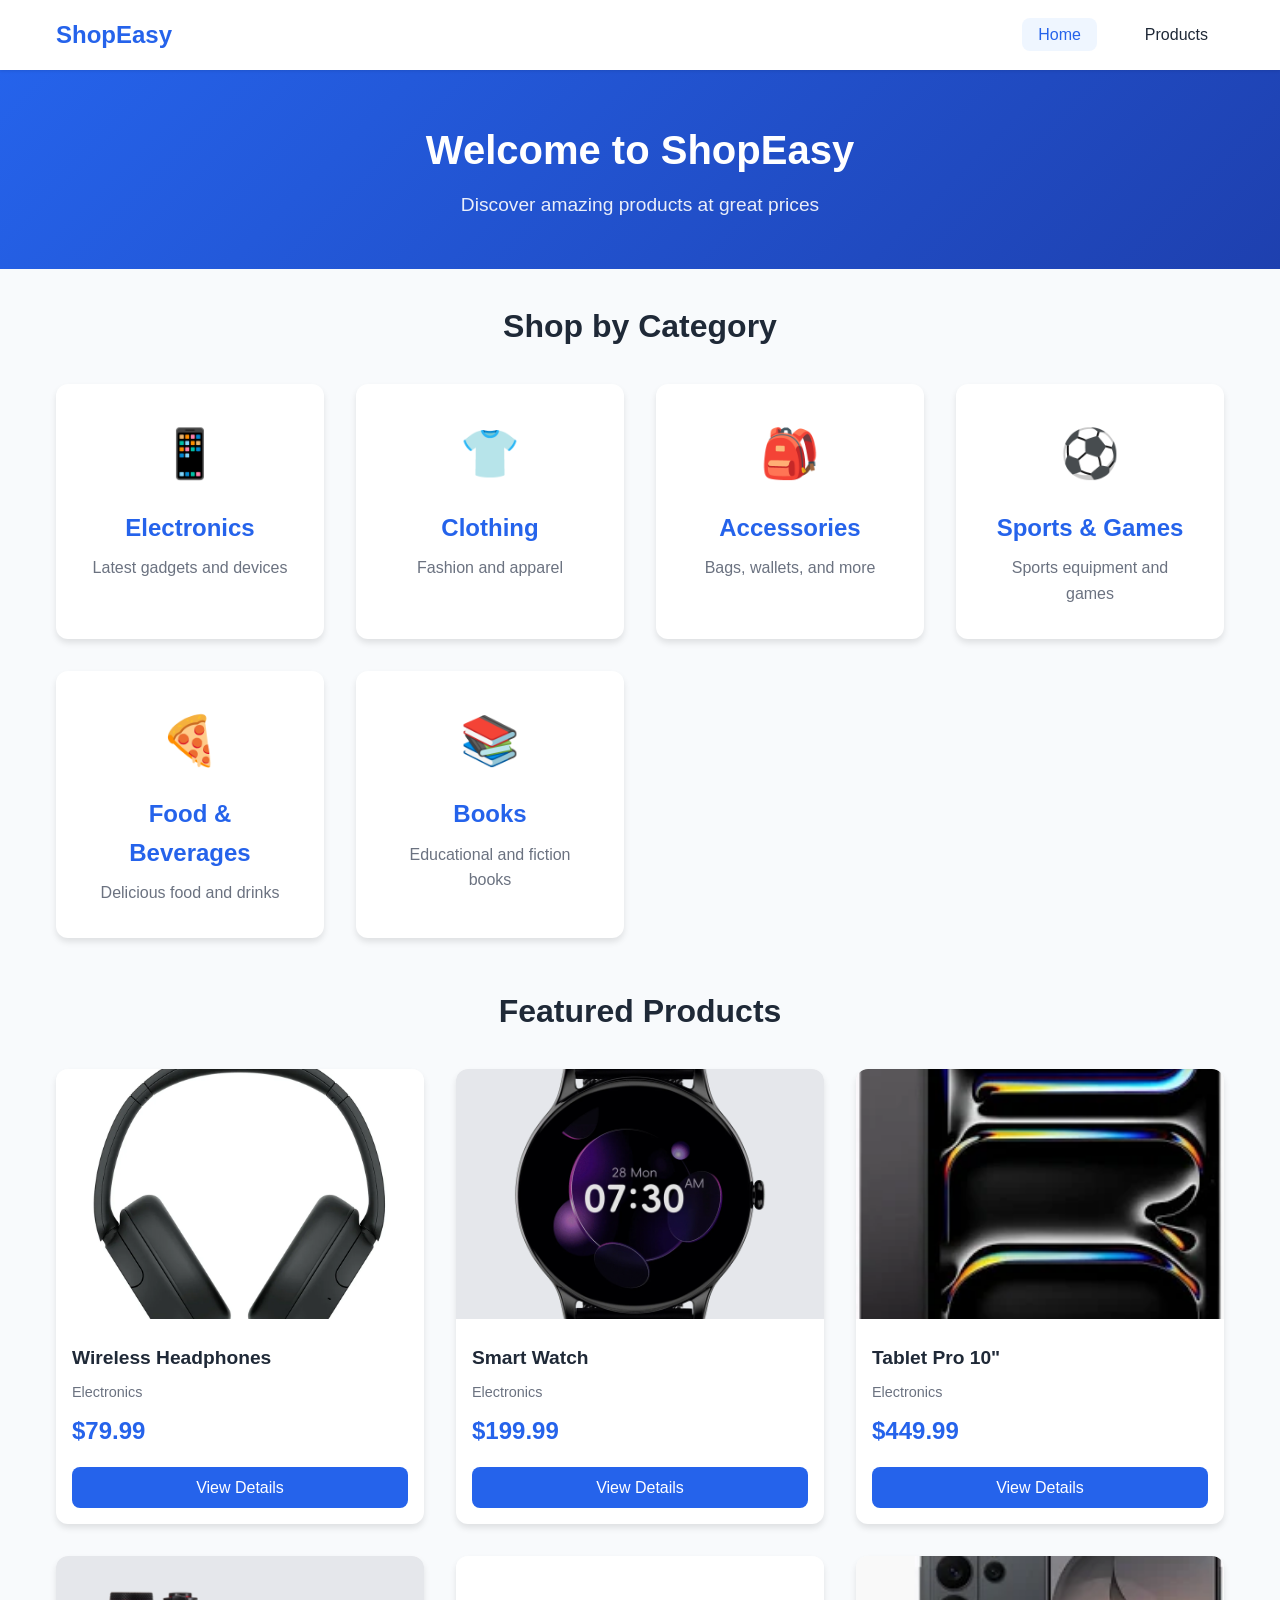
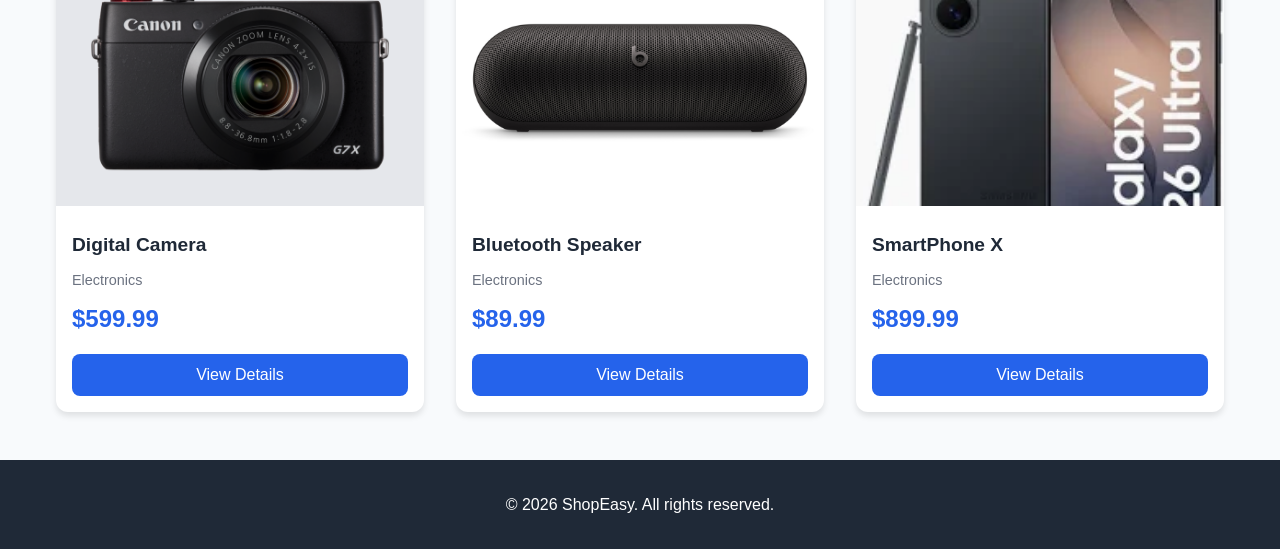
<file: index.html>
<!DOCTYPE html>
<html lang="en">
<head>
  <!-- Character encoding for special characters -->
  <meta charset="UTF-8">
  <!-- Viewport meta tag for responsive design on mobile devices -->
  <meta name="viewport" content="width=device-width, initial-scale=1.0">
  <title>ShopEasy - Home</title>
  <!-- Link to our external CSS stylesheet -->
  <link rel="stylesheet" href="css/style.css">
</head>
<body>
  <!-- ==========================================
       NAVIGATION BAR
       Contains logo and navigation links
       ========================================== -->
  <header class="navbar">
    <div class="container">
      <!-- Website Logo/Brand Name -->
      <h1 class="logo">ShopEasy</h1>
      <!-- Navigation Menu -->
      <nav>
        <ul class="nav-links">
          <!-- 'active' class highlights current page -->
          <li><a href="index.html" class="active">Home</a></li>
          <li><a href="products.html">Products</a></li>
        </ul>
      </nav>
    </div>
  </header>

  <!-- ==========================================
       HERO SECTION
       Welcome message and tagline
       ========================================== -->
  <section class="hero">
    <h2>Welcome to ShopEasy</h2>
    <p>Discover amazing products at great prices</p>
  </section>

  <!-- ==========================================
       CATEGORIES SECTION
       Displays product categories as clickable cards
       Categories are dynamically inserted by JavaScript
       ========================================== -->
  <section class="categories container">
    <h2>Shop by Category</h2>
    <!-- JavaScript will insert category cards here -->
    <div class="category-grid" id="category-container">
    </div>
  </section>

  <!-- ==========================================
       FEATURED PRODUCTS SECTION
       Shows a selection of featured products
       Products are dynamically inserted by JavaScript
       ========================================== -->
  <section class="featured container">
    <h2>Featured Products</h2>
    <!-- JavaScript will insert product cards here -->
    <div class="product-grid" id="featured-container">
    </div>
  </section>

  <!-- ==========================================
       FOOTER
       Copyright information
       ========================================== -->
  <footer class="footer">
    <p>&copy; 2026 ShopEasy. All rights reserved.</p>
  </footer>

  <!-- ==========================================
       JAVASCRIPT FILES
       IMPORTANT: data.js must load before main.js
       because main.js uses the products array
       ========================================== -->
  <script src="js/data.js"></script>
  <script src="js/main.js"></script>
</body>
</html>
</file>
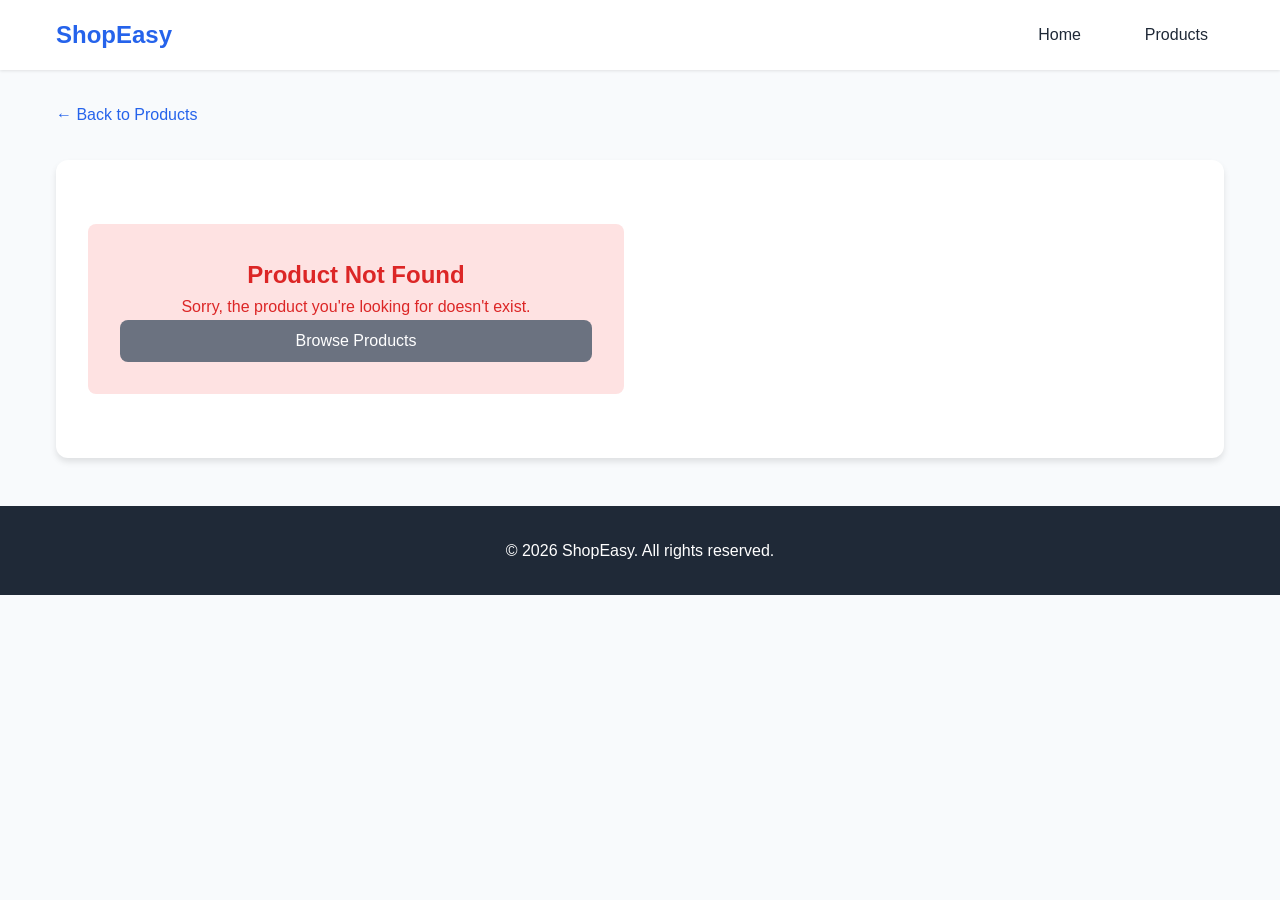
<file: product-detail.html>
<!DOCTYPE html>
<html lang="en">
<head>
  <!-- Character encoding for special characters -->
  <meta charset="UTF-8">
  <!-- Viewport meta tag for responsive design on mobile devices -->
  <meta name="viewport" content="width=device-width, initial-scale=1.0">
  <title>ShopEasy - Product Details</title>
  <!-- Link to our external CSS stylesheet -->
  <link rel="stylesheet" href="css/style.css">
</head>
<body>
  <!-- ==========================================
       NAVIGATION BAR
       Same as other pages for consistent navigation
       ========================================== -->
  <header class="navbar">
    <div class="container">
      <h1 class="logo">ShopEasy</h1>
      <nav>
        <ul class="nav-links">
          <li><a href="index.html">Home</a></li>
          <li><a href="products.html">Products</a></li>
        </ul>
      </nav>
    </div>
  </header>

  <!-- ==========================================
       MAIN CONTENT
       Displays detailed product information
       ========================================== -->
  <main class="container">
    <!-- Back to Products Link -->
    <a href="products.html" class="back-link">&larr; Back to Products</a>
    
    <!-- ==========================================
         PRODUCT DETAIL SECTION
         Product details are dynamically inserted by JavaScript
         ========================================== -->
    <div class="product-detail" id="product-detail">
      <!-- JavaScript will render product details here -->
    </div>
  </main>

  <!-- ==========================================
       FOOTER
       Copyright information
       ========================================== -->
  <footer class="footer">
    <p>&copy; 2026 ShopEasy. All rights reserved.</p>
  </footer>

  <!-- ==========================================
       JAVASCRIPT FILES
       data.js must load before product-detail.js
       ========================================== -->
  <script src="js/data.js"></script>
  <script src="js/product-detail.js"></script>
</body>
</html>
</file>
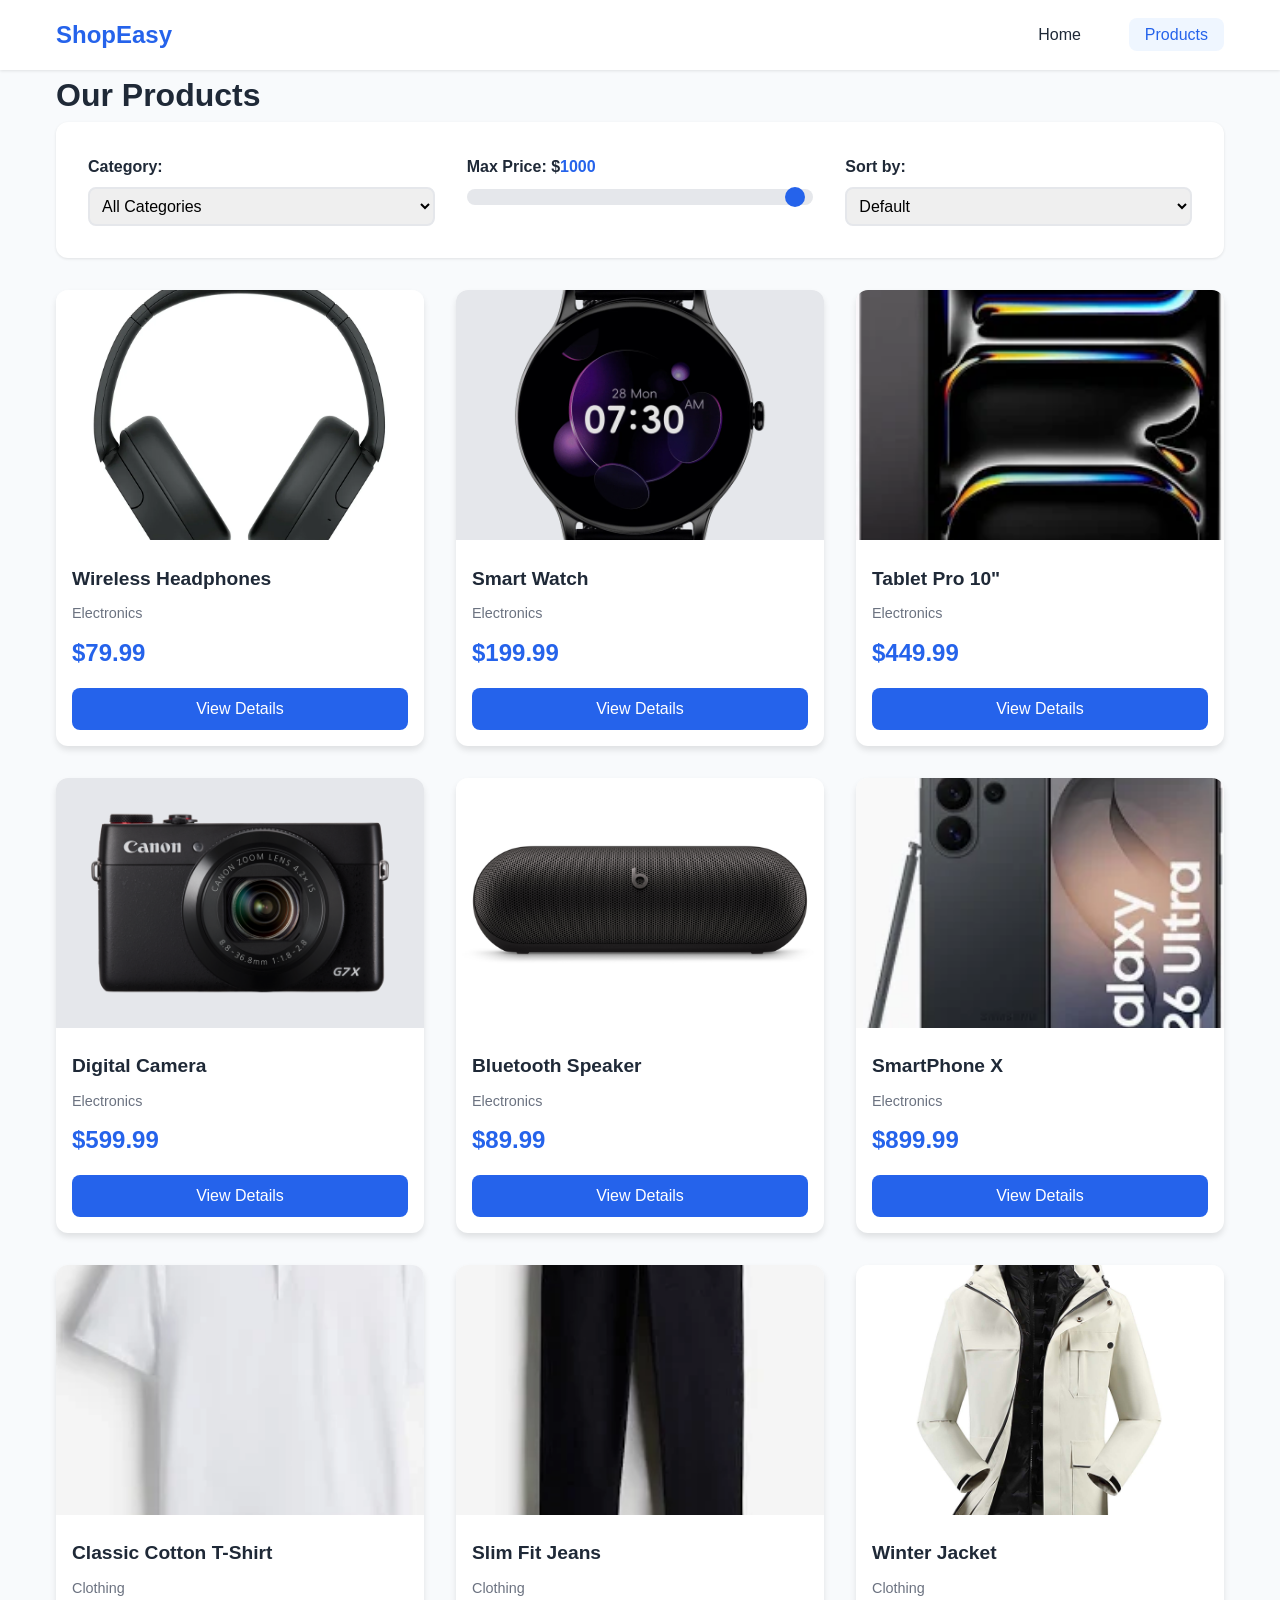
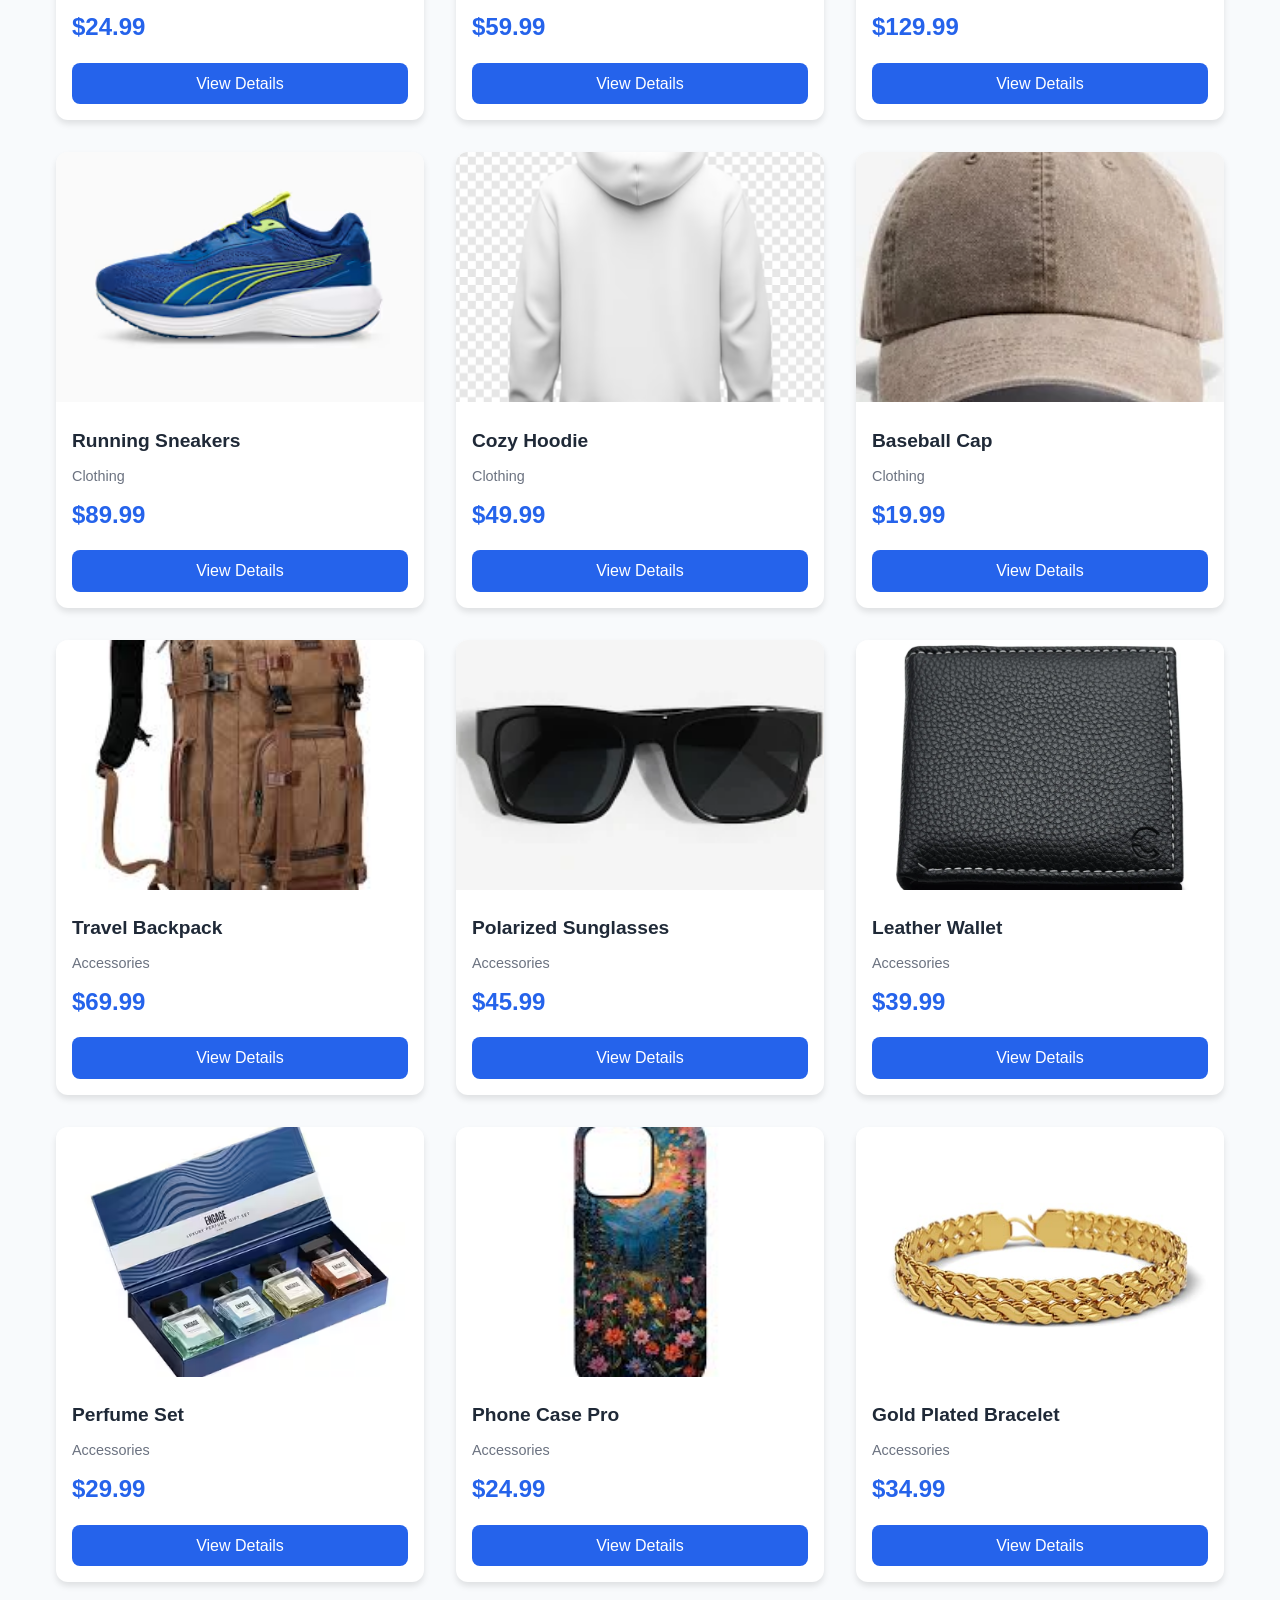
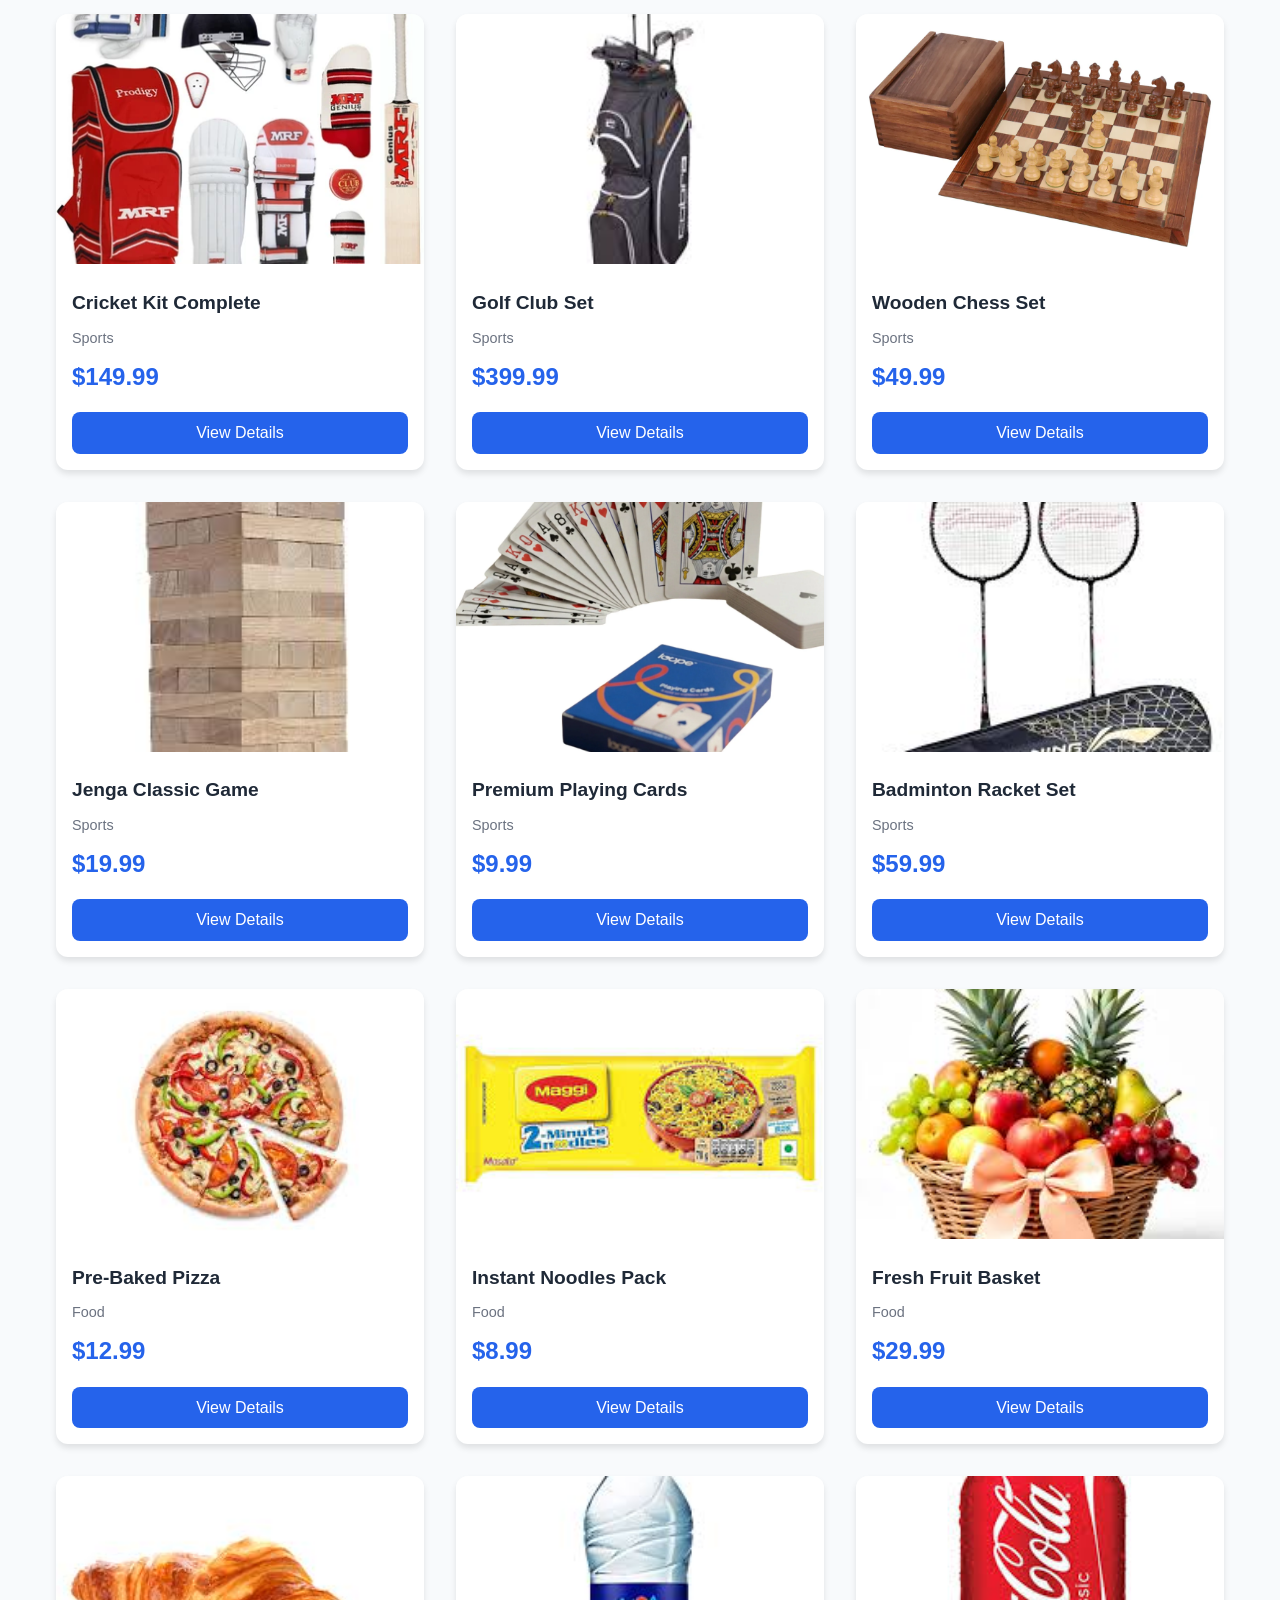
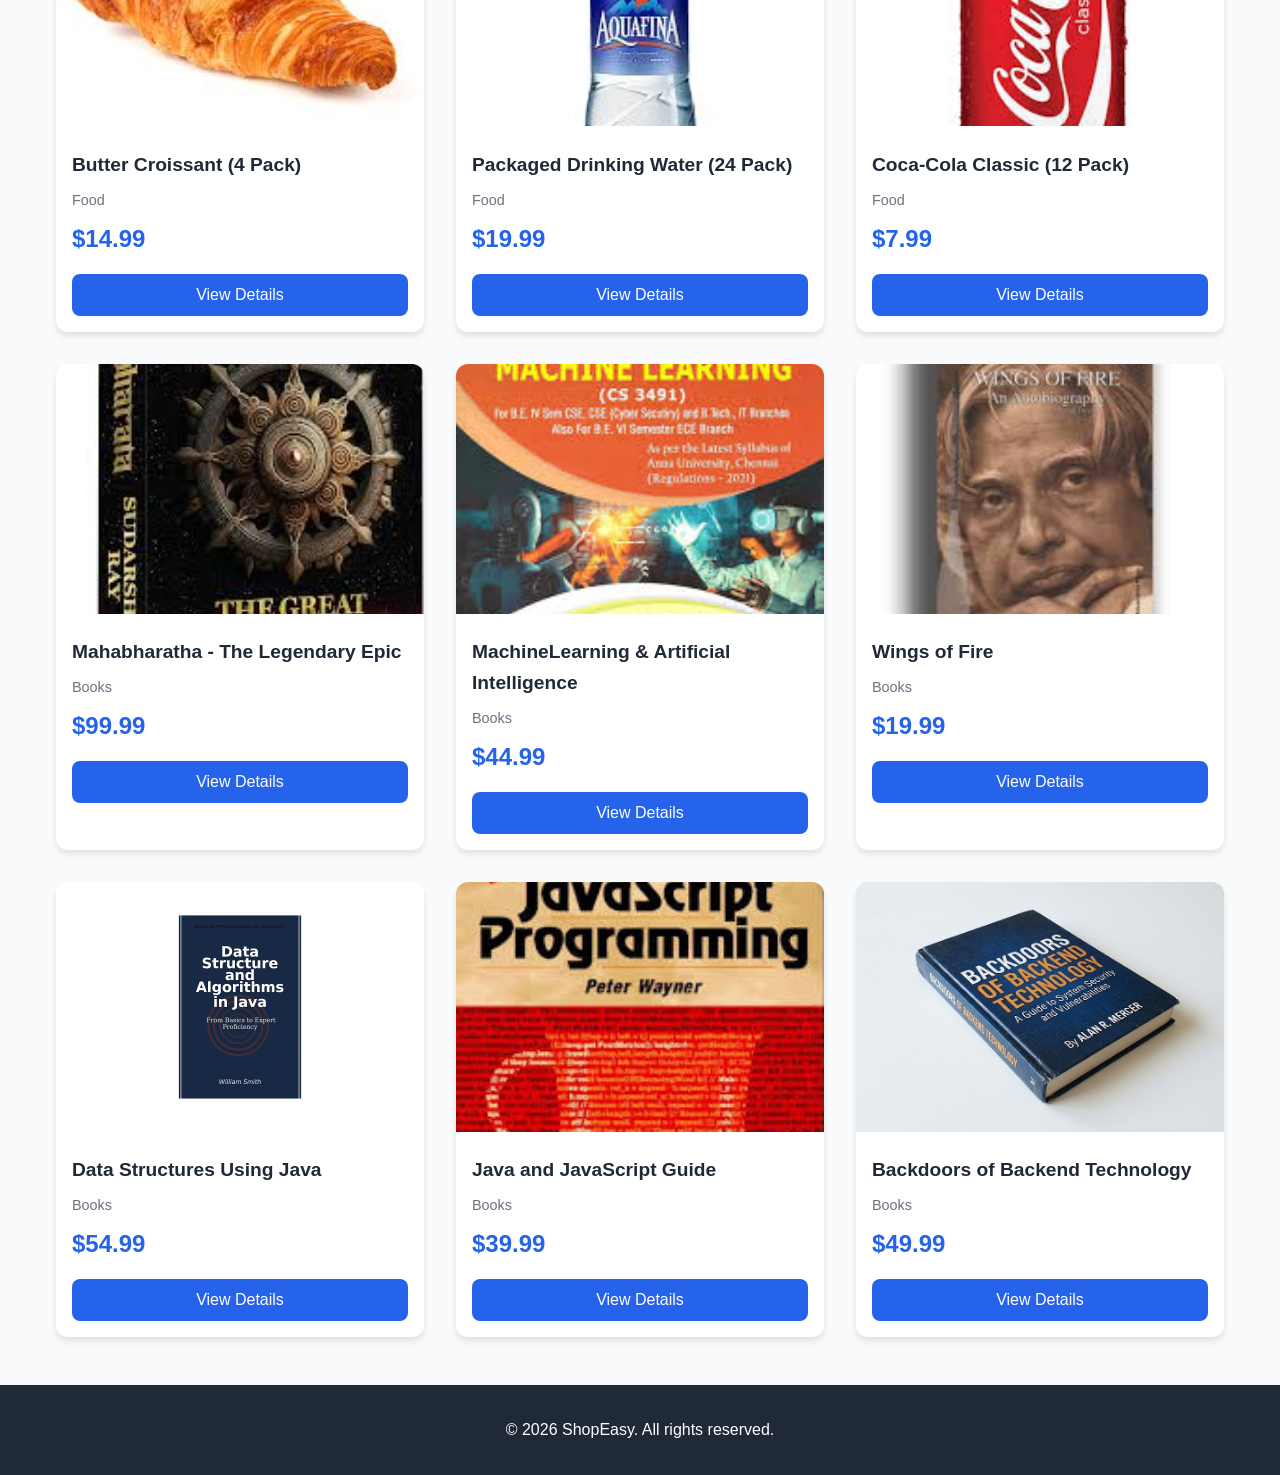
<file: products.html>
<!DOCTYPE html>
<html lang="en">
<head>
  <!-- Character encoding for special characters -->
  <meta charset="UTF-8">
  <!-- Viewport meta tag for responsive design on mobile devices -->
  <meta name="viewport" content="width=device-width, initial-scale=1.0">
  <title>ShopEasy - Products</title>
  <!-- Link to our external CSS stylesheet -->
  <link rel="stylesheet" href="css/style.css">
</head>
<body>
  <!-- ==========================================
       NAVIGATION BAR
       Same as homepage for consistent navigation
       ========================================== -->
  <header class="navbar">
    <div class="container">
      <h1 class="logo">ShopEasy</h1>
      <nav>
        <ul class="nav-links">
          <li><a href="index.html">Home</a></li>
          <!-- 'active' class highlights current page -->
          <li><a href="products.html" class="active">Products</a></li>
        </ul>
      </nav>
    </div>
  </header>

  <!-- ==========================================
       MAIN CONTENT
       Contains filters and product listing
       ========================================== -->
  <main class="container">
    <!-- Page Title -->
    <h1>Our Products</h1>
    
    <!-- ==========================================
         FILTERS SECTION
         Allows users to filter and sort products
         ========================================== -->
    <section class="filters">
      <!-- Category Filter Dropdown -->
      <div class="filter-group">
        <label for="category-filter">Category:</label>
        <select id="category-filter">
          <option value="all">All Categories</option>
          <option value="electronics">Electronics</option>
          <option value="clothing">Clothing</option>
          <option value="accessories">Accessories</option>
          <option value="sports">Sports & Games</option>
          <option value="food">Food & Beverages</option>
          <option value="books">Books</option>
        </select>
      </div>
      
      <!-- Price Range Filter Slider -->
      <div class="filter-group">
        <label for="price-filter">
          Max Price: $<span id="price-value">1000</span>
        </label>
        <!-- Range input creates a slider -->
        <input type="range" id="price-filter" min="0" max="1000" value="1000" step="10">
      </div>
      
      <!-- Sort Options Dropdown -->
      <div class="filter-group">
        <label for="sort-filter">Sort by:</label>
        <select id="sort-filter">
          <option value="default">Default</option>
          <option value="price-low">Price: Low to High</option>
          <option value="price-high">Price: High to Low</option>
          <option value="name">Name: A-Z</option>
        </select>
      </div>
    </section>
    
    <!-- ==========================================
         PRODUCT GRID
         Products are dynamically inserted here by JavaScript
         ========================================== -->
    <section class="product-grid" id="product-container">
      <!-- JavaScript will render product cards here -->
    </section>
    
    <!-- ==========================================
         NO RESULTS MESSAGE
         Shown when filters match no products
         Hidden by default with 'hidden' class
         ========================================== -->
    <p id="no-results" class="no-results hidden">
      No products match your filters. Try adjusting your search criteria.
    </p>
  </main>

  <!-- ==========================================
       FOOTER
       Copyright information
       ========================================== -->
  <footer class="footer">
    <p>&copy; 2026 ShopEasy. All rights reserved.</p>
  </footer>

  <!-- ==========================================
       JAVASCRIPT FILES
       data.js must load before products.js
       ========================================== -->
  <script src="js/data.js"></script>
  <script src="js/products.js"></script>
</body>
</html>
</file>
<file: css/style.css>
/* ==========================================
   ShopEasy - Complete Stylesheet
   A beginner-friendly eCommerce website
   ========================================== */

/* ==========================================
   1. CSS VARIABLES (Design System)
   ========================================== */
:root {
  /* Color Palette */
  --primary-color: #2563eb;        /* Main blue color */
  --primary-hover: #1d4ed8;        /* Darker blue for hover */
  --secondary-color: #1e40af;      /* Dark blue */
  --background-color: #f8fafc;     /* Light gray background */
  --text-color: #1f2937;           /* Dark gray text */
  --text-light: #6b7280;           /* Lighter gray text */
  --card-background: #ffffff;      /* White card background */
  --border-color: #e5e7eb;         /* Light border */
  --success-color: #10b981;        /* Green for success */
  --accent-color: #f59e0b;         /* Orange for accents */
  
  /* Spacing */
  --spacing-xs: 0.25rem;           /* 4px */
  --spacing-sm: 0.5rem;            /* 8px */
  --spacing-md: 1rem;              /* 16px */
  --spacing-lg: 2rem;              /* 32px */
  --spacing-xl: 3rem;              /* 48px */
  
  /* Border Radius */
  --border-radius: 8px;
  --border-radius-lg: 12px;
  
  /* Shadows */
  --shadow-sm: 0 1px 3px rgba(0, 0, 0, 0.1);
  --shadow-md: 0 4px 6px rgba(0, 0, 0, 0.1);
  --shadow-lg: 0 10px 15px rgba(0, 0, 0, 0.1);
  
  /* Transitions */
  --transition: all 0.3s ease;
}

/* ==========================================
   2. RESET & BASE STYLES
   ========================================== */
* {
  margin: 0;
  padding: 0;
  box-sizing: border-box;  /* Includes padding/border in element's total width/height */
}

body {
  font-family: -apple-system, BlinkMacSystemFont, 'Segoe UI', Roboto, 'Helvetica Neue', Arial, sans-serif;
  color: var(--text-color);
  background-color: var(--background-color);
  line-height: 1.6;
}

/* Container - centers content and limits max width */
.container {
  max-width: 1200px;
  margin: 0 auto;
  padding: 0 var(--spacing-md);
}

/* ==========================================
   3. NAVIGATION BAR
   ========================================== */
.navbar {
  background-color: var(--card-background);
  box-shadow: var(--shadow-sm);
  position: sticky;  /* Sticks to top when scrolling */
  top: 0;
  z-index: 1000;     /* Keeps navbar above other content */
}

.navbar .container {
  display: flex;             /* Flexbox layout */
  justify-content: space-between;  /* Space between logo and nav */
  align-items: center;       /* Vertically center items */
  padding: var(--spacing-md);
}

.logo {
  font-size: 1.5rem;
  font-weight: 700;
  color: var(--primary-color);
}

.nav-links {
  list-style: none;          /* Remove bullet points */
  display: flex;
  gap: var(--spacing-lg);    /* Space between nav items */
}

.nav-links a {
  text-decoration: none;     /* Remove underline */
  color: var(--text-color);
  font-weight: 500;
  padding: var(--spacing-sm) var(--spacing-md);
  border-radius: var(--border-radius);
  transition: var(--transition);
}

.nav-links a:hover,
.nav-links a.active {
  color: var(--primary-color);
  background-color: #eff6ff;  /* Light blue background */
}

/* ==========================================
   4. HERO SECTION
   ========================================== */
.hero {
  background: linear-gradient(135deg, var(--primary-color), var(--secondary-color));
  color: white;
  text-align: center;
  padding: var(--spacing-xl) var(--spacing-md);
  margin-bottom: var(--spacing-lg);
}

.hero h2 {
  font-size: 2.5rem;
  margin-bottom: var(--spacing-sm);
}

.hero p {
  font-size: 1.2rem;
  opacity: 0.9;
}

/* ==========================================
   5. CATEGORY GRID
   ========================================== */
.categories {
  margin-bottom: var(--spacing-xl);
}

.categories h2,
.featured h2 {
  font-size: 2rem;
  margin-bottom: var(--spacing-lg);
  text-align: center;
}

.category-grid {
  display: grid;
  /* Auto-fit creates responsive columns automatically */
  grid-template-columns: repeat(auto-fit, minmax(250px, 1fr));
  gap: var(--spacing-lg);
}

.category-card {
  background-color: var(--card-background);
  border-radius: var(--border-radius-lg);
  padding: var(--spacing-lg);
  text-align: center;
  box-shadow: var(--shadow-md);
  cursor: pointer;
  transition: var(--transition);
}

.category-card:hover {
  transform: translateY(-5px);  /* Move up on hover */
  box-shadow: var(--shadow-lg);
}

.category-icon {
  font-size: 3rem;
  margin-bottom: var(--spacing-md);
}

.category-card h3 {
  font-size: 1.5rem;
  margin-bottom: var(--spacing-sm);
  color: var(--primary-color);
}

.category-card p {
  color: var(--text-light);
}

/* ==========================================
   6. PRODUCT GRID
   ========================================== */
.featured {
  margin-bottom: var(--spacing-xl);
}

.product-grid {
  display: grid;
  /* Auto-fill fills row with as many columns as fit */
  grid-template-columns: repeat(auto-fill, minmax(280px, 1fr));
  gap: var(--spacing-lg);
}

.product-card {
  background-color: var(--card-background);
  border-radius: var(--border-radius-lg);
  overflow: hidden;  /* Keeps image within rounded corners */
  box-shadow: var(--shadow-md);
  transition: var(--transition);
}

.product-card:hover {
  transform: translateY(-5px);
  box-shadow: var(--shadow-lg);
}

.product-image {
  width: 100%;
  height: 250px;
  object-fit: cover;  /* Ensures image covers area without stretching */
  background-color: var(--border-color);
}

.product-info {
  padding: var(--spacing-md);
}

.product-name {
  font-size: 1.2rem;
  font-weight: 600;
  margin-bottom: var(--spacing-sm);
}

.product-category {
  color: var(--text-light);
  font-size: 0.9rem;
  margin-bottom: var(--spacing-sm);
  text-transform: capitalize;  /* Makes first letter uppercase */
}

.product-price {
  font-size: 1.5rem;
  font-weight: 700;
  color: var(--primary-color);
  margin-bottom: var(--spacing-md);
}

/* ==========================================
   7. BUTTONS
   ========================================== */
.btn {
  display: inline-block;
  padding: var(--spacing-sm) var(--spacing-lg);
  background-color: var(--primary-color);
  color: white;
  text-decoration: none;
  border: none;
  border-radius: var(--border-radius);
  font-size: 1rem;
  font-weight: 500;
  cursor: pointer;
  transition: var(--transition);
  width: 100%;  /* Full width button */
  text-align: center;
}

.btn:hover {
  background-color: var(--primary-hover);
  transform: translateY(-2px);
}

.btn-secondary {
  background-color: var(--text-light);
}

.btn-secondary:hover {
  background-color: var(--text-color);
}

/* ==========================================
   8. FILTERS SECTION
   ========================================== */
.filters {
  background-color: var(--card-background);
  padding: var(--spacing-lg);
  border-radius: var(--border-radius-lg);
  margin-bottom: var(--spacing-lg);
  box-shadow: var(--shadow-sm);
  display: flex;
  flex-wrap: wrap;  /* Wraps to next line on small screens */
  gap: var(--spacing-lg);
}

.filter-group {
  flex: 1;  /* Each filter takes equal space */
  min-width: 200px;
}

.filter-group label {
  display: block;
  font-weight: 600;
  margin-bottom: var(--spacing-sm);
  color: var(--text-color);
}

.filter-group select,
.filter-group input[type="range"] {
  width: 100%;
  padding: var(--spacing-sm);
  border: 2px solid var(--border-color);
  border-radius: var(--border-radius);
  font-size: 1rem;
  transition: var(--transition);
}

.filter-group select:focus,
.filter-group input:focus {
  outline: none;
  border-color: var(--primary-color);
}

/* Price range slider styling */
input[type="range"] {
  -webkit-appearance: none;  /* Remove default styling */
  height: 8px;
  background: var(--border-color);
  border: none !important;
  border-radius: 4px;
  cursor: pointer;
}

input[type="range"]::-webkit-slider-thumb {
  -webkit-appearance: none;
  width: 20px;
  height: 20px;
  background: var(--primary-color);
  border-radius: 50%;
  cursor: pointer;
}

#price-value {
  color: var(--primary-color);
  font-weight: 700;
}

/* ==========================================
   9. PRODUCT DETAIL PAGE
   ========================================== */
.back-link {
  display: inline-block;
  margin: var(--spacing-lg) 0;
  color: var(--primary-color);
  text-decoration: none;
  font-weight: 500;
  transition: var(--transition);
}

.back-link:hover {
  color: var(--primary-hover);
}

.product-detail {
  background-color: var(--card-background);
  border-radius: var(--border-radius-lg);
  padding: var(--spacing-lg);
  box-shadow: var(--shadow-md);
  display: grid;
  grid-template-columns: 1fr 1fr;  /* Two equal columns */
  gap: var(--spacing-lg);
  margin-bottom: var(--spacing-xl);
}

.detail-image {
  width: 100%;
  height: 400px;
  object-fit: cover;
  border-radius: var(--border-radius);
  background-color: var(--border-color);
}

.detail-info h1 {
  font-size: 2rem;
  margin-bottom: var(--spacing-sm);
}

.detail-category {
  color: var(--text-light);
  font-size: 1rem;
  margin-bottom: var(--spacing-md);
  text-transform: capitalize;
}

.detail-price {
  font-size: 2.5rem;
  font-weight: 700;
  color: var(--primary-color);
  margin-bottom: var(--spacing-lg);
}

.detail-description {
  font-size: 1.1rem;
  line-height: 1.8;
  margin-bottom: var(--spacing-lg);
  color: var(--text-color);
}

.detail-tags {
  margin-bottom: var(--spacing-lg);
}

.detail-tags h3 {
  font-size: 1.2rem;
  margin-bottom: var(--spacing-sm);
}

.tag {
  display: inline-block;
  background-color: #eff6ff;
  color: var(--primary-color);
  padding: var(--spacing-xs) var(--spacing-sm);
  border-radius: var(--border-radius);
  margin-right: var(--spacing-sm);
  margin-bottom: var(--spacing-sm);
  font-size: 0.9rem;
}

/* ==========================================
   10. FOOTER
   ========================================== */
.footer {
  background-color: var(--text-color);
  color: white;
  text-align: center;
  padding: var(--spacing-lg);
  margin-top: var(--spacing-xl);
}

/* ==========================================
   11. UTILITY CLASSES
   ========================================== */
.hidden {
  display: none !important;
}

.text-center {
  text-align: center;
}

.error-message {
  background-color: #fee2e2;
  color: #dc2626;
  padding: var(--spacing-lg);
  border-radius: var(--border-radius);
  text-align: center;
  margin: var(--spacing-lg) 0;
}

.no-results {
  text-align: center;
  padding: var(--spacing-xl);
  font-size: 1.2rem;
  color: var(--text-light);
}

/* ==========================================
   12. RESPONSIVE DESIGN (Media Queries)
   ========================================== */

/* Tablet screens (768px and below) */
@media (max-width: 768px) {
  .hero h2 {
    font-size: 2rem;
  }
  
  .hero p {
    font-size: 1rem;
  }
  
  .navbar .container {
    flex-direction: column;
    gap: var(--spacing-sm);
  }
  
  .nav-links {
    gap: var(--spacing-md);
  }
  
  .product-detail {
    grid-template-columns: 1fr;  /* Stack to single column */
  }
  
  .detail-image {
    height: 300px;
  }
  
  .filters {
    flex-direction: column;
  }
  
  .filter-group {
    min-width: 100%;
  }
}

/* Mobile screens (480px and below) */
@media (max-width: 480px) {
  .hero h2 {
    font-size: 1.5rem;
  }
  
  .categories h2,
  .featured h2 {
    font-size: 1.5rem;
  }
  
  .category-grid,
  .product-grid {
    grid-template-columns: 1fr;  /* Single column on mobile */
  }
  
  .detail-info h1 {
    font-size: 1.5rem;
  }
  
  .detail-price {
    font-size: 2rem;
  }
}
</file>
